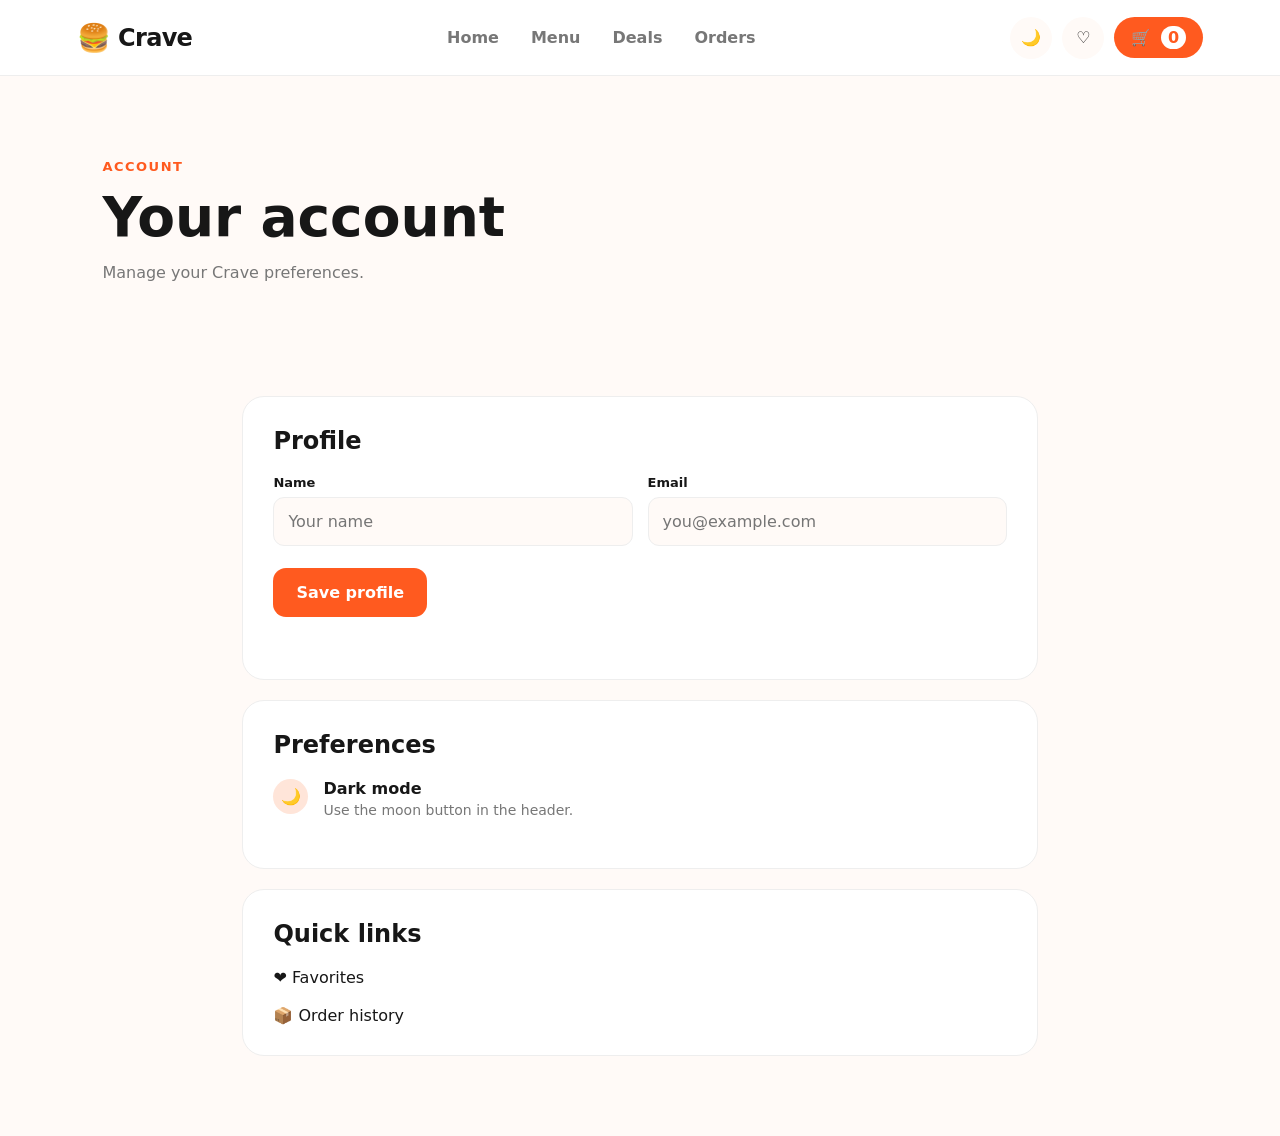
<file: account.html>
<!DOCTYPE html>
<html lang="en">

<head>

    <meta charset="UTF-8">
    <meta name="description" content="Manage your Crave demo account and ordering preferences.">

    <meta
        name="viewport"
        content="width=device-width, initial-scale=1.0"
    >

    <title>Account — Crave</title>

    <link
        rel="stylesheet"
        href="css/style.css"
    >

    <link rel="icon" href="favicon.svg" type="image/svg+xml">

</head>


<body>

<header class="header">
    <a href="index.html" class="logo">
        <span>🍔</span> Crave
    </a>

    <nav class="nav">
        <a href="index.html">Home</a>
        <a href="menu.html">Menu</a>
        <a href="deals.html">Deals</a>
        <a href="orders.html">Orders</a>
    </nav>

    <div class="header-actions">
        <button class="icon-btn" onclick="toggleTheme()" aria-label="Toggle dark mode">🌙</button>
        <a href="favorites.html" class="icon-btn" aria-label="Favorites">♡</a>
        <a href="cart.html" class="cart-btn">
            🛒 <span id="cartCount">0</span>
        </a>
    </div>

    <button class="mobile-menu" onclick="toggleMobileNav()" aria-label="Open navigation menu">☰</button>
</header>

<div id="mobileNav" class="mobile-nav">
    <a href="index.html">Home</a>
    <a href="menu.html">Menu</a>
    <a href="deals.html">Deals</a>
    <a href="favorites.html">Favorites</a>
    <a href="orders.html">Orders</a>
    <a href="account.html">Account</a>
</div><section class="page-hero">

    <span class="eyebrow">
        ACCOUNT
    </span>

    <h1>Your account</h1>

    <p>
        Manage your Crave preferences.
    </p>

</section>


<main class="form-page">

    <div class="form-card">

        <h2>Profile</h2>

        <div class="form-grid">

            <div class="form-group">

                <label for="accountName">Name</label>

                <input
                    type="text"
                    id="accountName"
                    autocomplete="name"
                    placeholder="Your name"
                >

            </div>

            <div class="form-group">

                <label for="accountEmail">Email</label>

                <input
                    type="email"
                    id="accountEmail"
                    autocomplete="email"
                    placeholder="you@example.com"
                >

            </div>

        </div>

        <button class="primary-btn account-save" type="button" onclick="saveAccountProfile()">Save profile</button>
        <p id="accountStatus" class="form-note" aria-live="polite"></p>

    </div>


    <div class="form-card">

        <h2>Preferences</h2>

        <div class="feature">

            <span>🌙</span>

            <div>

                <strong>Dark mode</strong>

                <p>
                    Use the moon button in the header.
                </p>

            </div>

        </div>

    </div>


    <div class="form-card">

        <h2>Quick links</h2>

        <p>
            <a href="favorites.html">
                ❤️ Favorites
            </a>
        </p>

        <br>

        <p>
            <a href="orders.html">
                📦 Order history
            </a>
        </p>

    </div>

</main>


<script src="js/products.js"></script>
<script src="js/app.js"></script>

</body>

</html>
</file>
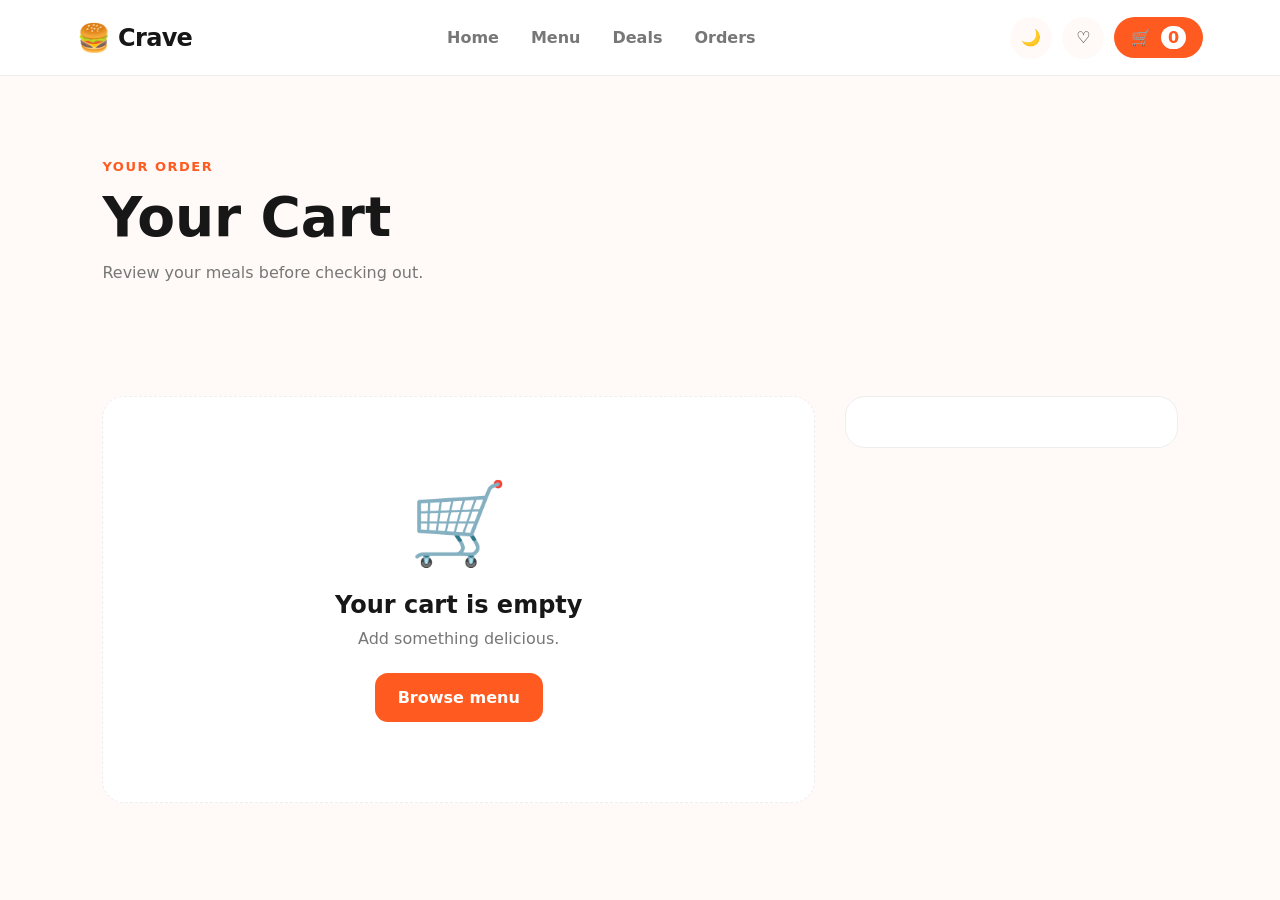
<file: cart.html>
<!DOCTYPE html>
<html lang="en">

<head>

    <meta charset="UTF-8">
    <meta name="description" content="Review your Crave cart, update quantities, apply promo codes and continue to checkout.">

    <meta
        name="viewport"
        content="width=device-width, initial-scale=1.0"
    >

    <title>Your Cart — Crave</title>

    <link
        rel="stylesheet"
        href="css/style.css"
    >

    <link rel="icon" href="favicon.svg" type="image/svg+xml">

</head>


<body>

<header class="header">
    <a href="index.html" class="logo">
        <span>🍔</span> Crave
    </a>

    <nav class="nav">
        <a href="index.html">Home</a>
        <a href="menu.html">Menu</a>
        <a href="deals.html">Deals</a>
        <a href="orders.html">Orders</a>
    </nav>

    <div class="header-actions">
        <button class="icon-btn" onclick="toggleTheme()" aria-label="Toggle dark mode">🌙</button>
        <a href="favorites.html" class="icon-btn" aria-label="Favorites">♡</a>
        <a href="cart.html" class="cart-btn">
            🛒 <span id="cartCount">0</span>
        </a>
    </div>

    <button class="mobile-menu" onclick="toggleMobileNav()" aria-label="Open navigation menu">☰</button>
</header>

<div id="mobileNav" class="mobile-nav">
    <a href="index.html">Home</a>
    <a href="menu.html">Menu</a>
    <a href="deals.html">Deals</a>
    <a href="favorites.html">Favorites</a>
    <a href="orders.html">Orders</a>
    <a href="account.html">Account</a>
</div><section class="page-hero">

    <span class="eyebrow">
        YOUR ORDER
    </span>

    <h1>Your Cart</h1>

    <p>
        Review your meals before checking out.
    </p>

</section>


<main class="cart-layout">

    <div
        id="cartItems"
        class="cart-items"
    ></div>

    <aside
        id="cartSummary"
        class="cart-summary"
    ></aside>

</main>


<script src="js/products.js"></script>
<script src="js/app.js"></script>

</body>

</html>
</file>
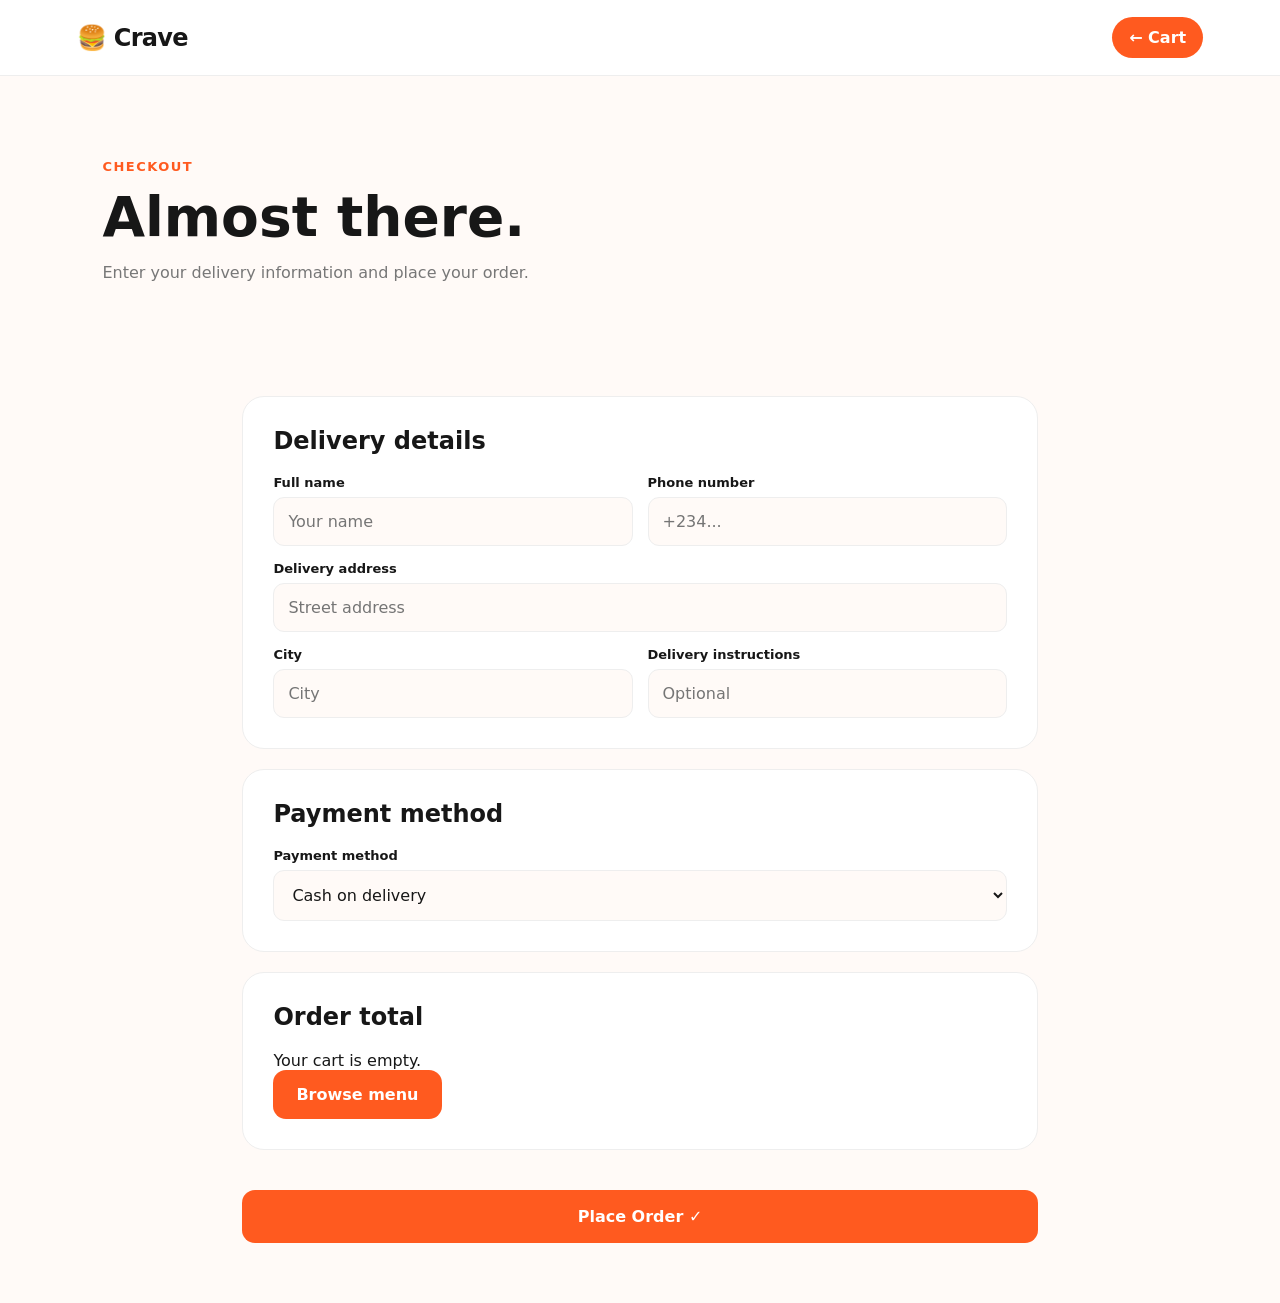
<file: checkout.html>
<!DOCTYPE html>
<html lang="en">

<head>

    <meta charset="UTF-8">
    <meta name="description" content="Complete your Crave demo order with delivery details and a selected payment method.">

    <meta
        name="viewport"
        content="width=device-width, initial-scale=1.0"
    >

    <title>Checkout — Crave</title>

    <link
        rel="stylesheet"
        href="css/style.css"
    >

    <link rel="icon" href="favicon.svg" type="image/svg+xml">

</head>


<body>

<header class="header">

    <a href="index.html" class="logo">
        🍔 Crave
    </a>

    <div class="header-actions">

        <a href="cart.html" class="cart-btn">
            ← Cart
        </a>

    </div>

</header>


<section class="page-hero">

    <span class="eyebrow">
        CHECKOUT
    </span>

    <h1>Almost there.</h1>

    <p>
        Enter your delivery information and place your order.
    </p>

</section>


<main class="form-page">

    <form
        onsubmit="placeOrder(event)"
    >

        <div class="form-card">

            <h2>Delivery details</h2>

            <div class="form-grid">

                <div class="form-group">

                    <label for="checkoutName">
                        Full name
                    </label>

                    <input
                        required
                        id="checkoutName"
                        name="name"
                        autocomplete="name"
                        type="text"
                        placeholder="Your name"
                    >

                </div>


                <div class="form-group">

                    <label for="checkoutPhone">
                        Phone number
                    </label>

                    <input
                        required
                        id="checkoutPhone"
                        name="phone"
                        autocomplete="tel"
                        type="tel"
                        placeholder="+234..."
                    >

                </div>


                <div class="form-group full">

                    <label for="checkoutAddress">
                        Delivery address
                    </label>

                    <input
                        required
                        id="checkoutAddress"
                        name="address"
                        autocomplete="street-address"
                        type="text"
                        placeholder="Street address"
                    >

                </div>


                <div class="form-group">

                    <label for="checkoutCity">
                        City
                    </label>

                    <input
                        required
                        id="checkoutCity"
                        name="city"
                        autocomplete="address-level2"
                        type="text"
                        placeholder="City"
                    >

                </div>


                <div class="form-group">

                    <label for="checkoutInstructions">
                        Delivery instructions
                    </label>

                    <input
                        id="checkoutInstructions"
                        name="instructions"
                        type="text"
                        placeholder="Optional"
                    >

                </div>

            </div>

        </div>


        <div class="form-card">

            <h2>Payment method</h2>

            <div class="form-group">

                <label for="paymentMethod">Payment method</label>
                <select id="paymentMethod" name="paymentMethod">

                    <option>
                        Cash on delivery
                    </option>

                    <option>
                        Card payment
                    </option>

                    <option>
                        Bank transfer
                    </option>

                </select>

            </div>

        </div>


        <div class="form-card">

            <h2>Order total</h2>

            <div
                id="checkoutSummary"
            ></div>

        </div>


        <button
            type="submit"
            class="add-large"
        >
            Place Order ✓
        </button>

    </form>

</main>


<script src="js/products.js"></script>
<script src="js/app.js"></script>

</body>

</html>
</file>
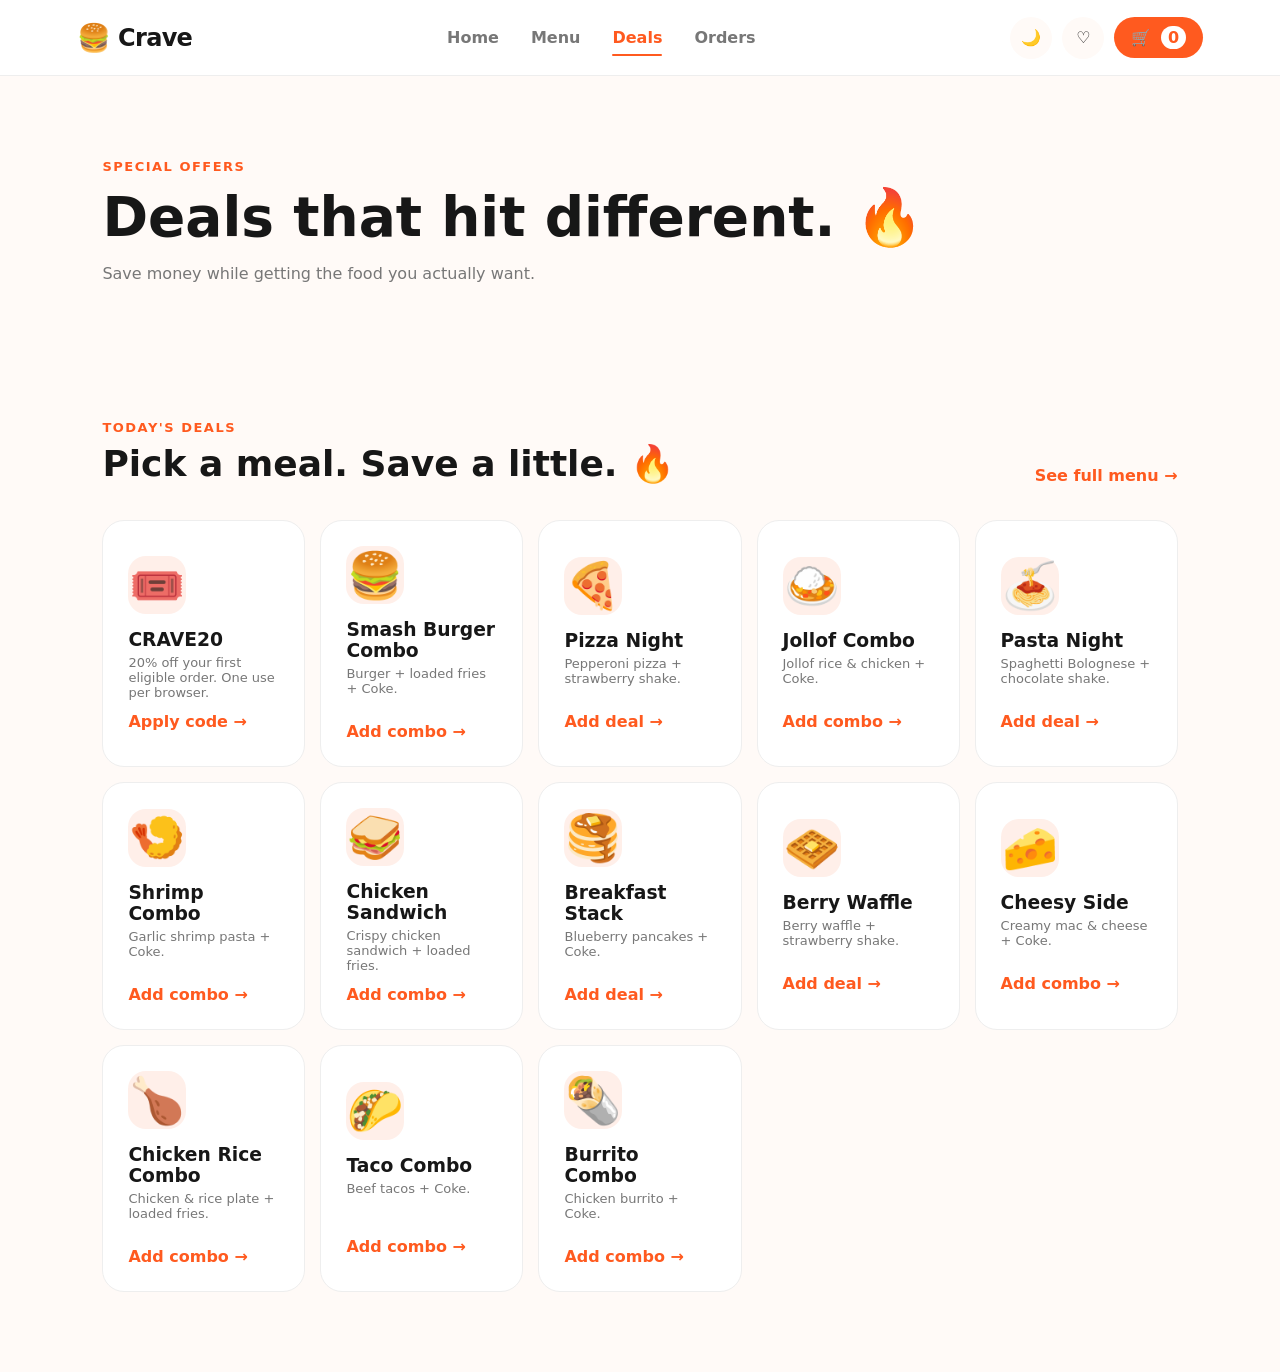
<file: deals.html>
<!DOCTYPE html>
<html lang="en">

<head>

    <meta charset="UTF-8">
    <meta name="description" content="Explore Crave food deals and combos. Save on burgers, pizza, chicken, drinks and more.">

    <meta
        name="viewport"
        content="width=device-width, initial-scale=1.0"
    >

    <title>Deals — Crave</title>

    <link
        rel="stylesheet"
        href="css/style.css"
    >

    <link rel="icon" href="favicon.svg" type="image/svg+xml">

</head>


<body>

<header class="header">
    <a href="index.html" class="logo">
        <span>🍔</span> Crave
    </a>

    <nav class="nav">
        <a href="index.html">Home</a>
        <a href="menu.html">Menu</a>
        <a href="deals.html" class="active">Deals</a>
        <a href="orders.html">Orders</a>
    </nav>

    <div class="header-actions">
        <button class="icon-btn" onclick="toggleTheme()" aria-label="Toggle dark mode">🌙</button>
        <a href="favorites.html" class="icon-btn" aria-label="Favorites">♡</a>
        <a href="cart.html" class="cart-btn">
            🛒 <span id="cartCount">0</span>
        </a>
    </div>

    <button class="mobile-menu" onclick="toggleMobileNav()" aria-label="Open navigation menu">☰</button>
</header>

<div id="mobileNav" class="mobile-nav">
    <a href="index.html">Home</a>
    <a href="menu.html">Menu</a>
    <a href="deals.html">Deals</a>
    <a href="favorites.html">Favorites</a>
    <a href="orders.html">Orders</a>
    <a href="account.html">Account</a>
</div><section class="page-hero">

    <span class="eyebrow">
        SPECIAL OFFERS
    </span>

    <h1>Deals that hit different. 🔥</h1>

    <p>
        Save money while getting the food you actually want.
    </p>

</section>


<section class="section deals-section">
    <div class="section-heading">
        <div>
            <span class="eyebrow">TODAY'S DEALS</span>
            <h2>Pick a meal. Save a little. 🔥</h2>
        </div>
        <a href="menu.html">See full menu →</a>
    </div>

    <div class="category-grid deals-grid">
        <button class="category-card deal-card" onclick="applyDeal('CRAVE20')">
            <div class="deal-icon">🎟️</div><h3>CRAVE20</h3>
            <p>20% off your first eligible order. One use per browser.</p><span class="deal-action">Apply code →</span>
        </button>

        <button class="category-card deal-card" onclick="addDealToCart('burger')">
            <div class="deal-icon">🍔</div><h3>Smash Burger Combo</h3><p>Burger + loaded fries + Coke.</p><span class="deal-action">Add combo →</span>
        </button>
        <button class="category-card deal-card" onclick="addDealToCart('pizza')">
            <div class="deal-icon">🍕</div><h3>Pizza Night</h3><p>Pepperoni pizza + strawberry shake.</p><span class="deal-action">Add deal →</span>
        </button>
        <button class="category-card deal-card" onclick="addDealToCart('jollof')">
            <div class="deal-icon">🍛</div><h3>Jollof Combo</h3><p>Jollof rice & chicken + Coke.</p><span class="deal-action">Add combo →</span>
        </button>
        <button class="category-card deal-card" onclick="addDealToCart('pasta')">
            <div class="deal-icon">🍝</div><h3>Pasta Night</h3><p>Spaghetti Bolognese + chocolate shake.</p><span class="deal-action">Add deal →</span>
        </button>
        <button class="category-card deal-card" onclick="addDealToCart('shrimp')">
            <div class="deal-icon">🍤</div><h3>Shrimp Combo</h3><p>Garlic shrimp pasta + Coke.</p><span class="deal-action">Add combo →</span>
        </button>
        <button class="category-card deal-card" onclick="addDealToCart('sandwich')">
            <div class="deal-icon">🥪</div><h3>Chicken Sandwich</h3><p>Crispy chicken sandwich + loaded fries.</p><span class="deal-action">Add combo →</span>
        </button>
        <button class="category-card deal-card" onclick="addDealToCart('pancakes')">
            <div class="deal-icon">🥞</div><h3>Breakfast Stack</h3><p>Blueberry pancakes + Coke.</p><span class="deal-action">Add deal →</span>
        </button>
        <button class="category-card deal-card" onclick="addDealToCart('waffle')">
            <div class="deal-icon">🧇</div><h3>Berry Waffle</h3><p>Berry waffle + strawberry shake.</p><span class="deal-action">Add deal →</span>
        </button>
        <button class="category-card deal-card" onclick="addDealToCart('mac')">
            <div class="deal-icon">🧀</div><h3>Cheesy Side</h3><p>Creamy mac & cheese + Coke.</p><span class="deal-action">Add combo →</span>
        </button>
        <button class="category-card deal-card" onclick="addDealToCart('chickenrice')">
            <div class="deal-icon">🍗</div><h3>Chicken Rice Combo</h3><p>Chicken & rice plate + loaded fries.</p><span class="deal-action">Add combo →</span>
        </button>
        <button class="category-card deal-card" onclick="addDealToCart('tacos')">
            <div class="deal-icon">🌮</div><h3>Taco Combo</h3><p>Beef tacos + Coke.</p><span class="deal-action">Add combo →</span>
        </button>
        <button class="category-card deal-card" onclick="addDealToCart('burrito')">
            <div class="deal-icon">🌯</div><h3>Burrito Combo</h3><p>Chicken burrito + Coke.</p><span class="deal-action">Add combo →</span>
        </button>
    </div>
</section>


<script src="js/products.js"></script>
<script src="js/app.js"></script>

</body>

</html>
</file>
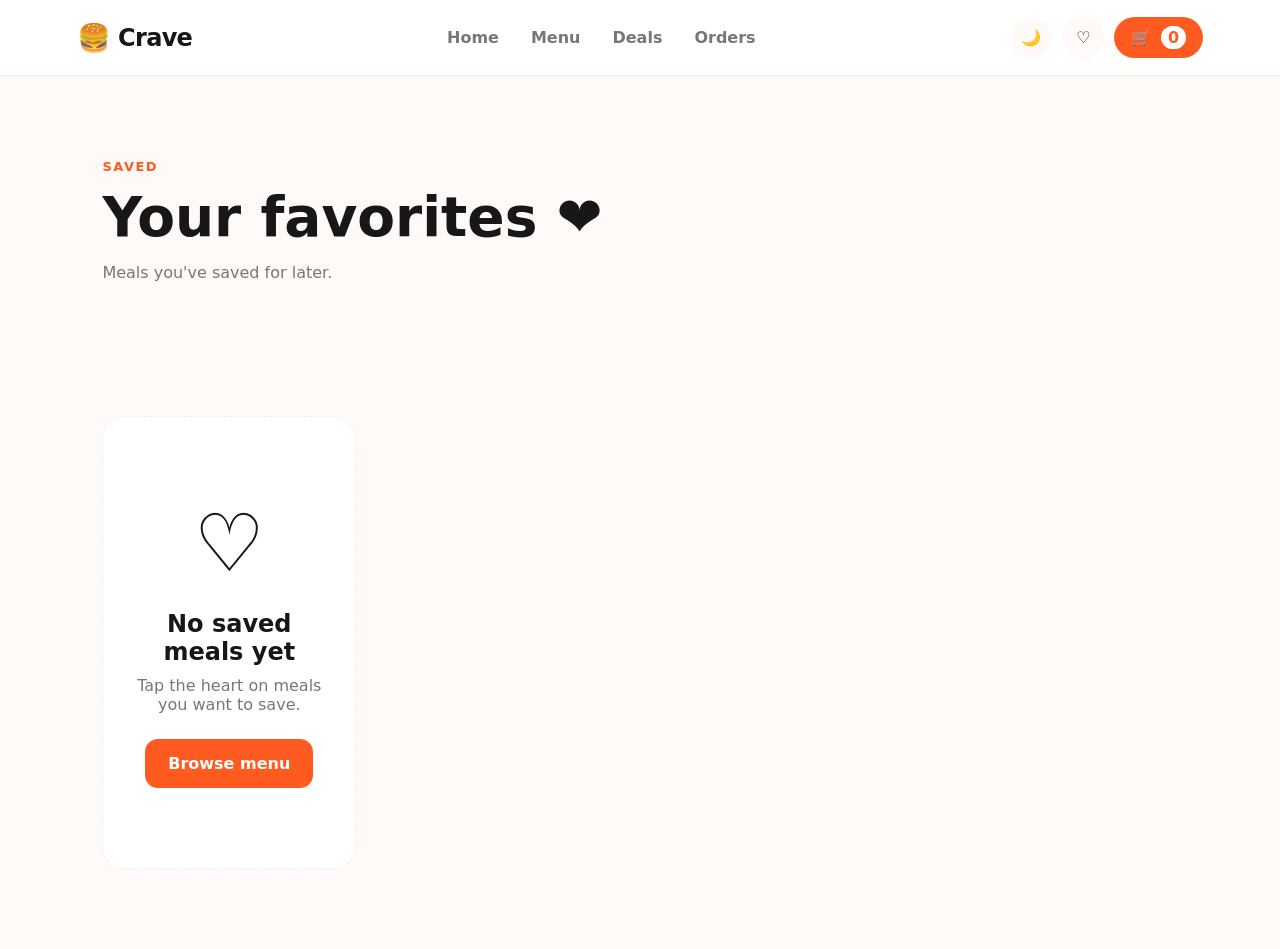
<file: favorites.html>
<!DOCTYPE html>
<html lang="en">

<head>

    <meta charset="UTF-8">
    <meta name="description" content="View and manage your favorite Crave meals for quick access and ordering.">

    <meta
        name="viewport"
        content="width=device-width, initial-scale=1.0"
    >

    <title>Favorites — Crave</title>

    <link
        rel="stylesheet"
        href="css/style.css"
    >

    <link rel="icon" href="favicon.svg" type="image/svg+xml">

</head>


<body>

<header class="header">
    <a href="index.html" class="logo">
        <span>🍔</span> Crave
    </a>

    <nav class="nav">
        <a href="index.html">Home</a>
        <a href="menu.html">Menu</a>
        <a href="deals.html">Deals</a>
        <a href="orders.html">Orders</a>
    </nav>

    <div class="header-actions">
        <button class="icon-btn" onclick="toggleTheme()" aria-label="Toggle dark mode">🌙</button>
        <a href="favorites.html" class="icon-btn" aria-label="Favorites">♡</a>
        <a href="cart.html" class="cart-btn">
            🛒 <span id="cartCount">0</span>
        </a>
    </div>

    <button class="mobile-menu" onclick="toggleMobileNav()" aria-label="Open navigation menu">☰</button>
</header>

<div id="mobileNav" class="mobile-nav">
    <a href="index.html">Home</a>
    <a href="menu.html">Menu</a>
    <a href="deals.html">Deals</a>
    <a href="favorites.html">Favorites</a>
    <a href="orders.html">Orders</a>
    <a href="account.html">Account</a>
</div><section class="page-hero">

    <span class="eyebrow">
        SAVED
    </span>

    <h1>Your favorites ❤️</h1>

    <p>
        Meals you've saved for later.
    </p>

</section>


<section class="section">

    <div
        id="favoritesProducts"
        class="product-grid"
    ></div>

</section>


<script src="js/products.js"></script>
<script src="js/app.js"></script>

</body>

</html>
</file>
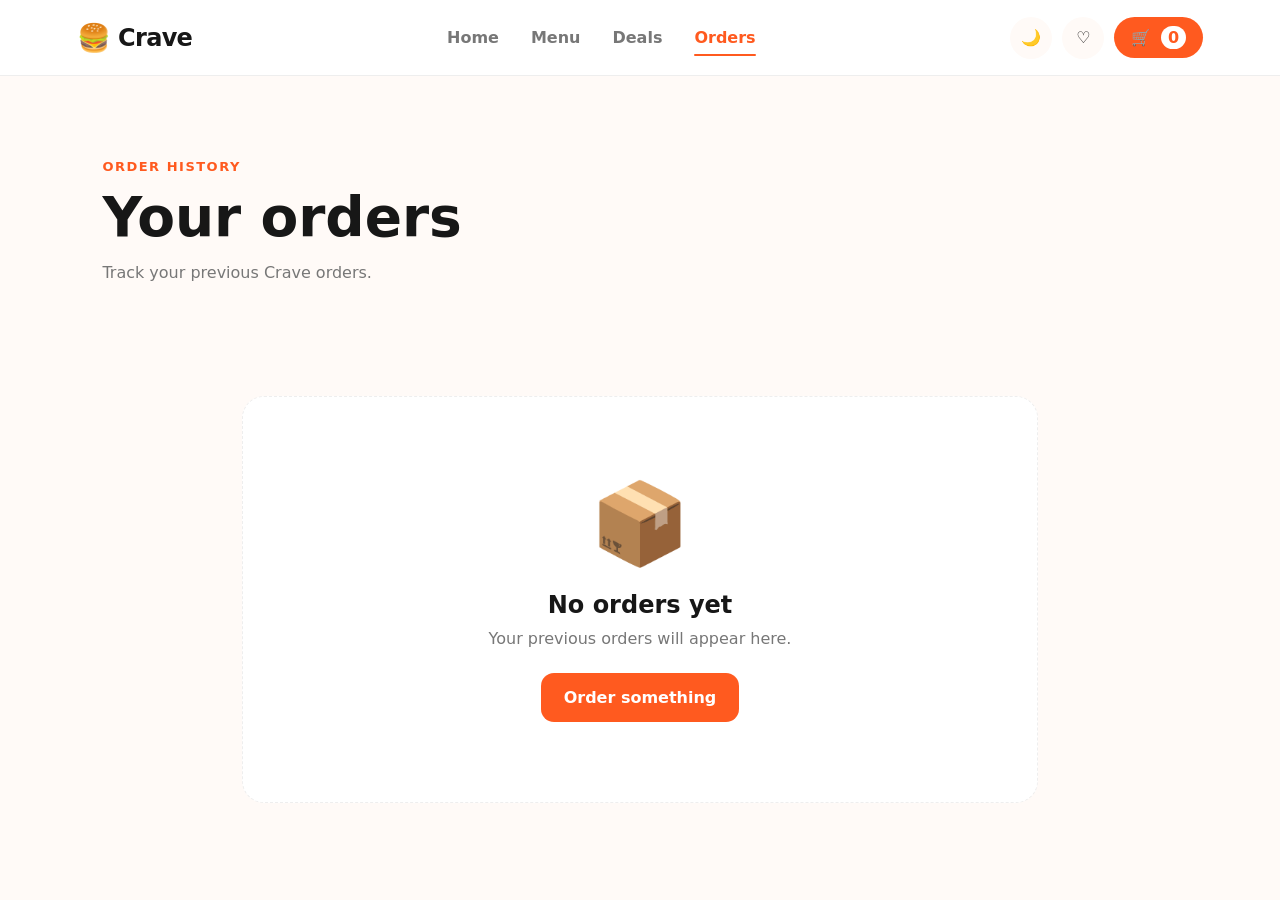
<file: orders.html>
<!DOCTYPE html>
<html lang="en">

<head>

    <meta charset="UTF-8">
    <meta name="description" content="View your Crave order history, track orders and reorder previous meals.">

    <meta
        name="viewport"
        content="width=device-width, initial-scale=1.0"
    >

    <title>Orders — Crave</title>

    <link
        rel="stylesheet"
        href="css/style.css"
    >

    <link rel="icon" href="favicon.svg" type="image/svg+xml">

</head>


<body>

<header class="header">
    <a href="index.html" class="logo">
        <span>🍔</span> Crave
    </a>

    <nav class="nav">
        <a href="index.html">Home</a>
        <a href="menu.html">Menu</a>
        <a href="deals.html">Deals</a>
        <a href="orders.html" class="active">Orders</a>
    </nav>

    <div class="header-actions">
        <button class="icon-btn" onclick="toggleTheme()" aria-label="Toggle dark mode">🌙</button>
        <a href="favorites.html" class="icon-btn" aria-label="Favorites">♡</a>
        <a href="cart.html" class="cart-btn">
            🛒 <span id="cartCount">0</span>
        </a>
    </div>

    <button class="mobile-menu" onclick="toggleMobileNav()" aria-label="Open navigation menu">☰</button>
</header>

<div id="mobileNav" class="mobile-nav">
    <a href="index.html">Home</a>
    <a href="menu.html">Menu</a>
    <a href="deals.html">Deals</a>
    <a href="favorites.html">Favorites</a>
    <a href="orders.html">Orders</a>
    <a href="account.html">Account</a>
</div><section class="page-hero">

    <span class="eyebrow">
        ORDER HISTORY
    </span>

    <h1>Your orders</h1>

    <p>
        Track your previous Crave orders.
    </p>

</section>


<section class="form-page">

    <div id="ordersList"></div>

</section>


<script src="js/products.js"></script>
<script src="js/app.js"></script>

</body>

</html>
</file>
<file: css/style.css>
* {
    margin: 0;
    padding: 0;
    box-sizing: border-box;
}

:root {
    --primary: #ff5a1f;
    --primary-dark: #e8490e;
    --bg: #fffaf7;
    --card: #ffffff;
    --text: #171717;
    --muted: #777;
    --border: #eeeeee;
    --dark: #111;
    --radius: 22px;
}

body.dark {
    --bg: #111;
    --card: #1c1c1c;
    --text: #fff;
    --muted: #aaa;
    --border: #303030;
}

html {
    scroll-behavior: smooth;
}

body {
    font-family: Inter, ui-sans-serif, system-ui, -apple-system, BlinkMacSystemFont, "Segoe UI", sans-serif;
    background: var(--bg);
    color: var(--text);
    transition: .3s;
}

a {
    color: inherit;
    text-decoration: none;
}

button,
input,
select {
    font: inherit;
}

button {
    cursor: pointer;
    border: 0;
}

.header {
    height: 76px;
    padding: 0 6%;
    display: flex;
    align-items: center;
    justify-content: space-between;
    background: var(--card);
    border-bottom: 1px solid var(--border);
    position: sticky;
    top: 0;
    z-index: 1000;
}

.logo {
    font-size: 24px;
    font-weight: 900;
    display: flex;
    align-items: center;
    gap: 8px;
}

.logo span {
    font-size: 27px;
}

.nav {
    display: flex;
    gap: 32px;
}

.nav a {
    color: var(--muted);
    font-weight: 600;
}

.nav a:hover,
.nav a.active {
    color: var(--primary);
}

.header-actions {
    display: flex;
    align-items: center;
    gap: 10px;
}

.icon-btn {
    width: 42px;
    height: 42px;
    border-radius: 50%;
    display: grid;
    place-items: center;
    background: var(--bg);
    color: var(--text);
}

.cart-btn {
    background: var(--primary);
    color: white;
    padding: 11px 17px;
    border-radius: 30px;
    font-weight: 700;
}

.cart-btn span {
    background: white;
    color: var(--primary);
    padding: 2px 7px;
    border-radius: 20px;
    margin-left: 4px;
}

.mobile-menu {
    display: none;
    background: none;
    font-size: 26px;
    color: var(--text);
}

.mobile-nav {
    display: none;
}

.hero {
    min-height: 650px;
    display: grid;
    grid-template-columns: 1.1fr .9fr;
    align-items: center;
    padding: 70px 8%;
    gap: 40px;
    overflow: hidden;
}

.badge,
.eyebrow {
    color: var(--primary);
    font-weight: 800;
    font-size: 13px;
    letter-spacing: 1.5px;
}

.hero h1 {
    font-size: clamp(55px, 7vw, 92px);
    line-height: .95;
    margin: 20px 0;
    letter-spacing: -5px;
}

.hero h1 span {
    color: var(--primary);
    display: block;
}

.hero p {
    max-width: 550px;
    color: var(--muted);
    font-size: 18px;
    line-height: 1.7;
}

.hero-buttons {
    display: flex;
    gap: 12px;
    margin: 30px 0;
}

.primary-btn,
.secondary-btn {
    display: inline-flex;
    align-items: center;
    justify-content: center;
    padding: 15px 23px;
    border-radius: 13px;
    font-weight: 800;
}

.primary-btn {
    background: var(--primary);
    color: white;
}

.primary-btn:hover {
    background: var(--primary-dark);
    transform: translateY(-2px);
}

.secondary-btn {
    border: 1px solid var(--border);
    background: var(--card);
}

.hero-stats {
    display: flex;
    gap: 40px;
    margin-top: 35px;
}

.hero-stats strong {
    display: block;
    font-size: 20px;
}

.hero-stats small {
    color: var(--muted);
}

.hero-food {
    position: relative;
    min-height: 450px;
    display: grid;
    place-items: center;
}

.main-food {
    width: 360px;
    height: 360px;
    border-radius: 50%;
    background: #ffe7dc;
    display: grid;
    place-items: center;
    font-size: 180px;
    box-shadow: 0 35px 80px rgba(0,0,0,.12);
}

.floating-card {
    position: absolute;
    padding: 14px 20px;
    border-radius: 16px;
    background: var(--card);
    box-shadow: 0 15px 40px rgba(0,0,0,.12);
    font-size: 23px;
    font-weight: 800;
}

.floating-card span {
    display: block;
    font-size: 11px;
    color: var(--muted);
    margin-top: 3px;
}

.card-one {
    top: 50px;
    left: 0;
}

.card-two {
    bottom: 45px;
    right: 0;
}

.section {
    padding: 80px 8%;
}

.section-heading {
    display: flex;
    justify-content: space-between;
    align-items: end;
    margin-bottom: 35px;
}

.section-heading h2 {
    font-size: 36px;
    margin-top: 7px;
}

.section-heading > a {
    color: var(--primary);
    font-weight: 700;
}

.category-grid {
    display: grid;
    grid-template-columns: repeat(5, 1fr);
    gap: 15px;
}

.category-card {
    background: var(--card);
    border: 1px solid var(--border);
    padding: 25px;
    border-radius: var(--radius);
    transition: .25s;
}

.category-card:hover {
    transform: translateY(-5px);
    border-color: var(--primary);
}

.category-card div {
    font-size: 45px;
    margin-bottom: 15px;
}

.category-card h3 {
    margin-bottom: 5px;
}

.category-card p {
    color: var(--muted);
    font-size: 13px;
}

.product-grid {
    display: grid;
    grid-template-columns: repeat(4, 1fr);
    gap: 20px;
}

.product-card {
    background: var(--card);
    border: 1px solid var(--border);
    border-radius: var(--radius);
    overflow: hidden;
    transition: .25s;
}

.product-card:hover {
    transform: translateY(-5px);
    box-shadow: 0 15px 35px rgba(0,0,0,.08);
}

.product-image {
    height: 220px;
    background: #fff0e9;
    display: grid;
    place-items: center;
    position: relative;
    overflow: hidden;
}

.favorite {
    position: absolute;
    top: 13px;
    right: 13px;
    width: 38px;
    height: 38px;
    border-radius: 50%;
    background: white;
    font-size: 20px;
}

.favorite.active {
    color: var(--primary);
}

.product-info {
    padding: 18px;
}

.product-info h3 {
    margin-bottom: 7px;
}

.product-info p {
    color: var(--muted);
    font-size: 13px;
    line-height: 1.5;
    min-height: 40px;
}

.product-meta {
    display: flex;
    justify-content: space-between;
    margin: 15px 0;
}

.rating {
    color: #f4a000;
    font-weight: 700;
}

.price {
    font-size: 19px;
    font-weight: 900;
}

.product-actions {
    display: flex;
    gap: 8px;
}

.product-actions a,
.product-actions button {
    flex: 1;
    padding: 11px;
    border-radius: 10px;
    font-weight: 700;
    text-align: center;
}

.view-btn {
    background: var(--bg);
    border: 1px solid var(--border);
}

.add-btn {
    background: var(--primary);
    color: white;
}

.promo-banner {
    margin: 40px 8%;
    padding: 55px;
    border-radius: 30px;
    background: var(--primary);
    color: white;
    display: flex;
    justify-content: space-between;
    align-items: center;
    overflow: hidden;
}

.promo-banner .eyebrow {
    color: white;
}

.promo-banner h2 {
    font-size: 38px;
    margin: 10px 0;
}

.promo-banner p {
    margin-bottom: 25px;
}

.promo-banner .primary-btn {
    background: white;
    color: var(--primary);
}

.promo-emoji {
    font-size: 170px;
    transform: rotate(-12deg);
}

.about-section {
    display: grid;
    grid-template-columns: 1fr 1fr;
    gap: 70px;
    align-items: center;
}

.about-image {
    min-height: 450px;
    border-radius: 30px;
    background: #ffe9df;
    display: grid;
    place-items: center;
    font-size: 180px;
}

.about-content h2 {
    font-size: 50px;
    line-height: 1;
    margin: 15px 0 20px;
}

.about-content > p {
    color: var(--muted);
    line-height: 1.7;
    margin-bottom: 25px;
}

.feature {
    display: flex;
    gap: 15px;
    margin: 20px 0;
}

.feature > span {
    width: 35px;
    height: 35px;
    display: grid;
    place-items: center;
    border-radius: 50%;
    background: #ffe5d9;
    color: var(--primary);
    font-weight: 900;
}

.feature p {
    color: var(--muted);
    margin-top: 4px;
    font-size: 14px;
}

.footer {
    background: #111;
    color: white;
    padding: 60px 8% 20px;
    margin-top: 50px;
}

.footer-grid {
    display: grid;
    grid-template-columns: 2fr 1fr 1fr 1fr;
    gap: 40px;
}

.footer-grid > div {
    display: flex;
    flex-direction: column;
    gap: 12px;
}

.footer-grid p,
.footer-grid a {
    color: #aaa;
}

.footer-grid h4 {
    margin-bottom: 5px;
}

.footer-bottom {
    border-top: 1px solid #333;
    margin-top: 45px;
    padding-top: 20px;
    color: #777;
    font-size: 13px;
}


/* PAGE HEADERS */

.page-hero {
    padding: 80px 8% 50px;
}

.page-hero h1 {
    font-size: 55px;
    margin: 10px 0;
}

.page-hero p {
    color: var(--muted);
    max-width: 650px;
    line-height: 1.7;
}


/* MENU */

.menu-controls {
    display: flex;
    gap: 12px;
    flex-wrap: wrap;
    margin-bottom: 30px;
}

.search-box {
    flex: 1;
    min-width: 240px;
    position: relative;
}

.search-box input {
    width: 100%;
    padding: 15px 18px;
    border-radius: 13px;
    border: 1px solid var(--border);
    background: var(--card);
    color: var(--text);
    outline: none;
}

.filter-btn {
    padding: 12px 18px;
    border-radius: 12px;
    background: var(--card);
    border: 1px solid var(--border);
    color: var(--text);
}

.filter-btn.active {
    background: var(--primary);
    color: white;
    border-color: var(--primary);
}


/* PRODUCT PAGE */

.product-detail {
    padding: 70px 8%;
    display: grid;
    grid-template-columns: 1fr 1fr;
    gap: 70px;
    align-items: center;
}

.product-detail-image {
    min-height: 500px;
    border-radius: 30px;
    background: #ffebe2;
    display: grid;
    place-items: center;
    overflow: hidden;
    position: relative;
}

.product-detail-info h1 {
    font-size: 55px;
    line-height: 1;
    margin: 12px 0 18px;
}

.product-description {
    color: var(--muted);
    line-height: 1.8;
    margin: 20px 0;
}

.detail-rating {
    display: flex;
    gap: 10px;
}

.ingredients {
    display: flex;
    flex-wrap: wrap;
    gap: 8px;
    margin: 20px 0;
}

.ingredient {
    padding: 8px 12px;
    background: var(--bg);
    border: 1px solid var(--border);
    border-radius: 30px;
    font-size: 12px;
}

.custom-box {
    padding: 20px;
    border-radius: 18px;
    background: var(--card);
    border: 1px solid var(--border);
    margin-top: 20px;
}

.custom-box h4 {
    margin-bottom: 12px;
}

.option-row {
    display: flex;
    justify-content: space-between;
    padding: 12px 0;
    border-bottom: 1px solid var(--border);
}

.quantity-control {
    display: flex;
    align-items: center;
    gap: 12px;
}

.quantity-control button {
    width: 35px;
    height: 35px;
    border-radius: 8px;
    background: var(--bg);
    color: var(--text);
}

.add-large {
    width: 100%;
    padding: 17px;
    border-radius: 13px;
    background: var(--primary);
    color: white;
    font-weight: 900;
    margin-top: 20px;
}


/* CART */

.cart-layout {
    padding: 60px 8%;
    display: grid;
    grid-template-columns: 1.5fr .7fr;
    gap: 30px;
}

.cart-items {
    display: flex;
    flex-direction: column;
    gap: 15px;
}

.cart-item {
    background: var(--card);
    border: 1px solid var(--border);
    padding: 18px;
    border-radius: 18px;
    display: flex;
    gap: 18px;
    align-items: center;
}

.cart-item-image {
    width: 90px;
    height: 90px;
    border-radius: 15px;
    background: #ffebe2;
    display: grid;
    place-items: center;
    font-size: 45px;
}

.cart-item-info {
    flex: 1;
}

.cart-item-info p {
    color: var(--muted);
    font-size: 13px;
    margin-top: 5px;
}

.cart-summary {
    background: var(--card);
    border: 1px solid var(--border);
    padding: 25px;
    border-radius: 20px;
    height: max-content;
    position: sticky;
    top: 100px;
}

.summary-row {
    display: flex;
    justify-content: space-between;
    margin: 15px 0;
    color: var(--muted);
}

.summary-total {
    border-top: 1px solid var(--border);
    padding-top: 18px;
    display: flex;
    justify-content: space-between;
    font-size: 21px;
    font-weight: 900;
}

.checkout-btn {
    display: block;
    text-align: center;
    margin-top: 20px;
    padding: 15px;
    border-radius: 12px;
    background: var(--primary);
    color: white;
    font-weight: 800;
}


/* FORMS */

.form-page {
    padding: 60px 8%;
    max-width: 1000px;
    margin: auto;
}

.form-card {
    background: var(--card);
    border: 1px solid var(--border);
    border-radius: 22px;
    padding: 30px;
    margin-bottom: 20px;
}

.form-card h2 {
    margin-bottom: 20px;
}

.form-grid {
    display: grid;
    grid-template-columns: 1fr 1fr;
    gap: 15px;
}

.form-group {
    display: flex;
    flex-direction: column;
    gap: 7px;
}

.form-group.full {
    grid-column: 1 / -1;
}

.form-group label {
    font-size: 13px;
    font-weight: 700;
}

.form-group input,
.form-group select {
    padding: 14px;
    border: 1px solid var(--border);
    border-radius: 11px;
    background: var(--bg);
    color: var(--text);
    outline: none;
}


/* EMPTY */

.empty-state {
    text-align: center;
    padding: 80px 20px;
}

.empty-state div {
    font-size: 80px;
    margin-bottom: 20px;
}

.empty-state p {
    color: var(--muted);
    margin: 10px 0 25px;
}


/* TOAST */

.toast {
    position: fixed;
    right: 20px;
    bottom: 20px;
    background: #111;
    color: white;
    padding: 15px 20px;
    border-radius: 12px;
    transform: translateY(100px);
    opacity: 0;
    transition: .3s;
    z-index: 9999;
}

.toast.show {
    transform: translateY(0);
    opacity: 1;
}


/* RESPONSIVE */

@media(max-width: 900px) {

    .nav {
        display: none;
    }

    .mobile-menu {
        display: block;
    }

    .header-actions {
        margin-left: auto;
        margin-right: 12px;
    }

    .mobile-nav {
        position: fixed;
        top: 76px;
        left: 0;
        right: 0;
        background: var(--card);
        z-index: 999;
        padding: 20px;
        display: none;
        flex-direction: column;
        gap: 18px;
        border-bottom: 1px solid var(--border);
    }

    .mobile-nav.show {
        display: flex;
    }

    .hero {
        grid-template-columns: 1fr;
        text-align: center;
    }

    .hero p {
        margin: auto;
    }

    .hero-buttons,
    .hero-stats {
        justify-content: center;
    }

    .hero-food {
        min-height: 350px;
    }

    .category-grid {
        grid-template-columns: repeat(2, 1fr);
    }

    .product-grid {
        grid-template-columns: repeat(2, 1fr);
    }

    .about-section,
    .product-detail {
        grid-template-columns: 1fr;
    }

    .cart-layout {
        grid-template-columns: 1fr;
    }

    .footer-grid {
        grid-template-columns: 1fr 1fr;
    }

}

@media(max-width: 600px) {

    .header {
        padding: 0 5%;
    }

    .header-actions .icon-btn:first-child {
        display: none;
    }

    .hero {
        padding: 50px 5%;
    }

    .hero h1 {
        font-size: 55px;
        letter-spacing: -3px;
    }

    .hero-stats {
        gap: 15px;
        flex-wrap: wrap;
    }

    .main-food {
        width: 270px;
        height: 270px;
        font-size: 130px;
    }

    .section {
        padding: 55px 5%;
    }

    .section-heading {
        align-items: start;
        gap: 20px;
    }

    .section-heading h2 {
        font-size: 28px;
    }

    .category-grid,
    .product-grid {
        grid-template-columns: 1fr;
    }

    .promo-banner {
        margin: 20px 5%;
        padding: 35px 25px;
    }

    .promo-banner h2 {
        font-size: 28px;
    }

    .promo-emoji {
        font-size: 80px;
    }

    .about-content h2,
    .product-detail-info h1 {
        font-size: 40px;
    }

    .product-detail {
        padding: 40px 5%;
    }

    .product-detail-image {
        min-height: 330px;
        font-size: 150px;
    }

    .page-hero {
        padding: 50px 5% 30px;
    }

    .page-hero h1 {
        font-size: 42px;
    }

    .form-grid {
        grid-template-columns: 1fr;
    }

    .form-group.full {
        grid-column: auto;
    }

    .footer {
        padding: 50px 5% 20px;
    }

    .footer-grid {
        grid-template-columns: 1fr;
    }

}

/* DEAL CARDS */
.deal-card {
    width: 100%;
    border: 1px solid var(--border);
    color: var(--text);
    text-align: left;
    cursor: pointer;
    font: inherit;
}

.deal-card .deal-action {
    display: inline-block;
    margin-top: 12px;
    color: var(--primary);
    font-weight: 800;
}

.deal-card:hover .deal-action {
    text-decoration: underline;
}


/* =========================
   PHASE 2 — UI / UX POLISH
========================= */

::selection {
    background: var(--primary);
    color: #fff;
}

:focus-visible {
    outline: 3px solid rgba(255, 90, 31, .28);
    outline-offset: 3px;
}

.header {
    backdrop-filter: blur(14px);
    -webkit-backdrop-filter: blur(14px);
    background: color-mix(in srgb, var(--card) 92%, transparent);
}

.logo {
    letter-spacing: -.7px;
    transition: transform .2s ease;
}

.logo:hover {
    transform: translateY(-1px);
}

.nav a {
    position: relative;
    padding: 28px 0;
    transition: color .2s ease;
}

.nav a::after {
    content: "";
    position: absolute;
    left: 0;
    right: 0;
    bottom: 19px;
    height: 2px;
    border-radius: 99px;
    background: var(--primary);
    transform: scaleX(0);
    transform-origin: center;
    transition: transform .2s ease;
}

.nav a:hover::after,
.nav a.active::after {
    transform: scaleX(1);
}

.icon-btn,
.cart-btn,
.primary-btn,
.secondary-btn,
.add-btn,
.view-btn,
.mobile-menu,
.filter-btn,
.favorite,
.category-card,
.product-card,
.deal-card {
    transition: transform .2s ease, box-shadow .2s ease, border-color .2s ease, background .2s ease, color .2s ease;
}

.icon-btn:hover {
    transform: translateY(-2px);
    box-shadow: 0 8px 20px rgba(0,0,0,.08);
}

.cart-btn:hover,
.primary-btn:hover,
.add-btn:hover,
.add-large:hover {
    transform: translateY(-2px);
    box-shadow: 0 10px 24px rgba(255,90,31,.2);
}

.secondary-btn:hover,
.view-btn:hover,
.filter-btn:hover {
    border-color: var(--primary);
    color: var(--primary);
}

.category-card:hover {
    box-shadow: 0 14px 30px rgba(0,0,0,.07);
}

.product-card {
    box-shadow: 0 4px 18px rgba(0,0,0,.035);
}

.product-card:hover {
    transform: translateY(-7px);
    box-shadow: 0 20px 42px rgba(0,0,0,.10);
}

.product-image,
.product-detail-image,
.about-image,
.cart-item-image,
.main-food {
    transition: transform .3s ease, background .3s ease;
}

.product-image img {
    width: 100%;
    height: 100%;
    object-fit: cover;
    transition: transform .35s ease;
}

.product-card:hover .product-image img {
    transform: scale(1.06);
}

.product-detail-image img {
    width: 100%;
    height: 100%;
    min-height: 500px;
    object-fit: cover;
}

.cart-item-image {
    position: relative;
    overflow: hidden;
}

.cart-item-image img {
    width: 100%;
    height: 100%;
    object-fit: cover;
}

.image-fallback {
    display: none;
    place-items: center;
    font-size: 72px;
}

.cart-item-image .image-fallback {
    font-size: 42px;
}

.order-item-thumb {
    width: 38px;
    height: 38px;
    object-fit: cover;
    border-radius: 9px;
    vertical-align: middle;
    margin-right: 8px;
}


.product-card:hover .product-image > span {
    transform: scale(1.08) rotate(-2deg);
}

.product-image > span {
    transition: transform .3s ease;
}

.favorite:hover {
    transform: scale(1.08);
}

.section-heading > a {
    transition: transform .2s ease, color .2s ease;
}

.section-heading > a:hover {
    transform: translateX(4px);
}

.mobile-nav {
    box-shadow: 0 18px 35px rgba(0,0,0,.08);
}

.mobile-nav a {
    padding: 4px 0;
    font-weight: 700;
    color: var(--muted);
}

.mobile-nav a:hover {
    color: var(--primary);
}

.search-box input:focus,
.form-group input:focus,
.form-group select:focus {
    border-color: var(--primary);
    box-shadow: 0 0 0 4px rgba(255,90,31,.10);
}

.empty-state {
    background: var(--card);
    border: 1px dashed var(--border);
    border-radius: 22px;
}

@media (max-width: 600px) {
    .header {
        height: 68px;
    }

    .mobile-nav {
        top: 68px;
    }

    .logo {
        font-size: 22px;
    }

    .cart-btn {
        padding: 9px 12px;
    }

    .product-card:hover {
        transform: translateY(-3px);
    }

    .section-heading {
        flex-direction: column;
    }

    .section-heading > a {
        align-self: flex-start;
    }
}


/* =========================
   FINAL PORTFOLIO POLISH
========================= */

:focus-visible {
    outline: 3px solid rgba(255, 90, 31, .35);
    outline-offset: 3px;
}

.account-save {
    margin-top: 22px;
}

.form-note {
    min-height: 22px;
    margin-top: 10px;
    color: var(--muted);
    font-size: 14px;
}

@media (max-width: 760px) {
    .section {
        padding: 60px 5%;
    }

    .hero-stats {
        gap: 24px;
        flex-wrap: wrap;
    }

    .main-food {
        width: min(300px, 78vw);
        height: min(300px, 78vw);
        font-size: min(145px, 38vw);
    }

    .floating-card {
        font-size: 18px;
        padding: 11px 15px;
    }
}

@media (prefers-reduced-motion: reduce) {
    *, *::before, *::after {
        scroll-behavior: auto !important;
        transition-duration: .01ms !important;
        animation-duration: .01ms !important;
        animation-iteration-count: 1 !important;
    }
}


/* =========================
   CRAVE 3.0 — PREMIUM POLISH
========================= */
.product-card {
    position: relative;
    overflow: hidden;
    transition: transform .22s ease, box-shadow .22s ease, border-color .22s ease;
}
.product-card::after {
    content: "";
    position: absolute;
    inset: 0;
    pointer-events: none;
    border-radius: inherit;
    box-shadow: inset 0 0 0 1px transparent;
    transition: box-shadow .22s ease;
}
.product-card:hover {
    box-shadow: 0 18px 45px rgba(0,0,0,.10);
}
.product-card:hover::after {
    box-shadow: inset 0 0 0 1px rgba(255,90,31,.18);
}
.product-meta {
    gap: 8px;
    flex-wrap: wrap;
}
.product-meta .rating small { color: var(--muted); font-size: 11px; }
.product-meta .time { color: var(--muted); font-size: 12px; }
.product-actions { margin-top: 16px; }
.favorite.active { transform: scale(1.08); }

.free-delivery-box {
    margin: 18px 0;
    padding: 14px;
    border-radius: 16px;
    background: color-mix(in srgb, var(--primary) 7%, var(--card));
    border: 1px solid color-mix(in srgb, var(--primary) 16%, var(--border));
}
.free-delivery-head {
    display:flex; justify-content:space-between; gap:12px;
    font-size: 13px; color: var(--muted); margin-bottom: 9px;
}
.free-delivery-head strong { color: var(--text); }
.progress-track { height: 7px; background: var(--border); border-radius: 99px; overflow:hidden; }
.progress-track span { display:block; height:100%; background:var(--primary); border-radius:inherit; transition:width .35s ease; }
.savings-row strong { color:#159447; }
.secure-note { color:var(--muted); font-size:12px; text-align:center; margin-top:12px; }

.order-card { margin-bottom: 22px; }
.order-top, .order-bottom, .order-actions { display:flex; justify-content:space-between; align-items:center; gap:16px; flex-wrap:wrap; }
.order-top h2 { margin: 4px 0; }
.order-top p { color:var(--muted); font-size:13px; }
.status-pill { padding:7px 12px; border-radius:999px; background:rgba(255,90,31,.10); color:var(--primary); font-size:12px; font-weight:800; }
.order-timeline { display:grid; grid-template-columns:repeat(4,1fr); gap:4px; margin:24px 0; }
.timeline-step { position:relative; text-align:center; color:var(--muted); font-size:11px; }
.timeline-step::before { content:""; position:absolute; top:10px; left:calc(-50% + 10px); right:calc(50% + 10px); height:2px; background:var(--border); }
.timeline-step:first-child::before { display:none; }
.timeline-step span { position:relative; z-index:1; display:grid; place-items:center; width:20px; height:20px; margin:0 auto 7px; border-radius:50%; background:var(--border); color:white; font-size:11px; }
.timeline-step.done { color:var(--text); font-weight:700; }
.timeline-step.done span { background:var(--primary); }
.timeline-step.done::before { background:var(--primary); }
.order-items { border-top:1px solid var(--border); border-bottom:1px solid var(--border); padding:10px 0; }
.order-item { display:flex; justify-content:space-between; gap:14px; padding:9px 0; font-size:14px; }
.order-item b { color:var(--muted); font-weight:600; }
.order-bottom { padding-top:16px; font-size:13px; color:var(--muted); }
.order-bottom strong { color:var(--text); font-size:18px; }
.order-actions { margin-top:18px; }
.order-actions .primary-btn, .order-actions .secondary-btn { padding:11px 16px; }

@media (max-width: 600px) {
    .product-meta .time { width:100%; }
    .order-timeline { gap:0; }
    .timeline-step small { font-size:10px; }
    .order-actions > * { flex:1; text-align:center; }
}


/* Crave 3.2 deal + photography polish */
.deal-icon {
    width: 58px; height: 58px; border-radius: 18px; display:grid; place-items:center;
    background: color-mix(in srgb, var(--primary) 10%, var(--card)); font-size: 28px; margin-bottom: 14px;
}
.deals-grid .deal-card { text-align:left; }
.deals-grid .deal-card p { min-height: 44px; }
.about-image { overflow:hidden; }
.about-image img { width:100%; height:100%; object-fit:cover; display:block; }
@media (max-width: 640px) {
    .deals-grid { grid-template-columns: 1fr; }
    .deals-grid .deal-card p { min-height: auto; }
}


/* Nigerian menu showcase */
.nigerian-showcase {
    padding-top: 10px;
}

.nigerian-showcase .section-heading {
    align-items: end;
}

.nigerian-showcase .eyebrow {
    display: inline-block;
    margin-bottom: 6px;
    color: var(--primary);
    font-weight: 800;
    font-size: 13px;
    text-transform: uppercase;
    letter-spacing: .08em;
}

.nigerian-filter {
    border-color: rgba(20, 120, 70, .28);
}

.image-credit {
    margin-top: 18px;
    color: var(--muted);
    font-size: 12px;
}

/* Food photography: keep whole plated/sandwich items visible without awkward cropping. */
.product-card .product-image {
    background: #fffaf7;
}
.product-card .product-image img {
    object-fit: cover;
}

@media (max-width: 700px) {
    .nigerian-showcase .section-heading {
        align-items: start;
        gap: 16px;
    }
}
</file>
